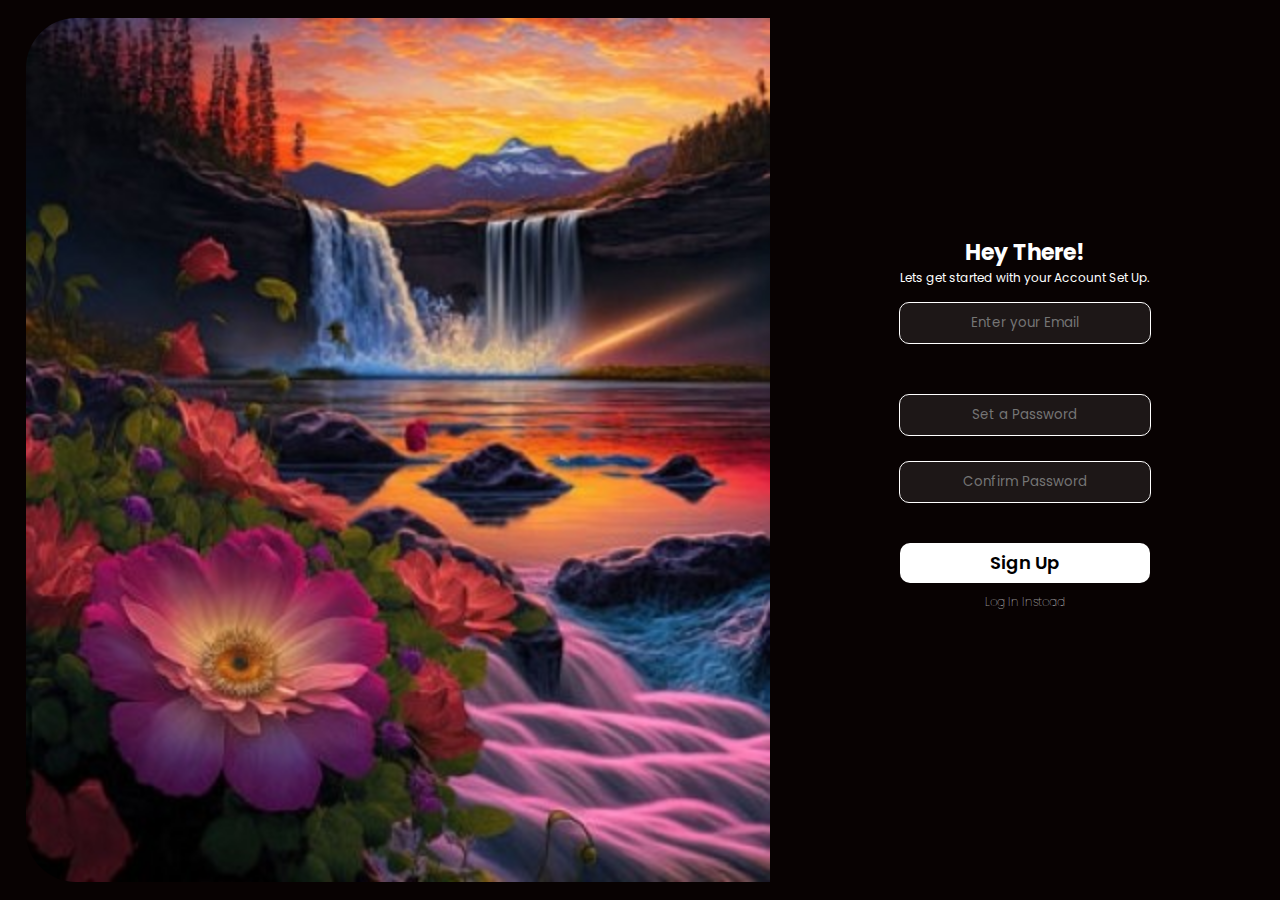
<file: index.html>
<!DOCTYPE html>
<html lang="en">
<head>
    <meta charset="UTF-8">
    <meta http-equiv="X-UA-Compatible" content="IE=edge">
    <meta name="viewport" content="width=device-width, initial-scale=1.0">
    <title>Form Validations in Javascript</title>
    <link rel="stylesheet" href="style.css">
    <link rel="preconnect" href="https://fonts.googleapis.com">
<link rel="preconnect" href="https://fonts.gstatic.com" crossorigin>
<link href="https://fonts.googleapis.com/css2?family=Poppins:wght@300&display=swap" rel="stylesheet">

</head>
<body>
    <div class="container">
        <div class="container1">
           <img src="images/Form img.jpg" class="image">
           <form onsubmit=" return buttonclick ()" action="home.html" class="form">
            <h1>Hey There!</h1>
            <p>Lets get started with your Account Set Up. </p>
            <Input id="email" type="email"  placeholder="Enter your Email"></Input> <br>
            <h6 id="emailerror"></h6><br>
            <Input id="pass" type="password"  placeholder="Set a Password"></Input> <br>
            <Input id="pas" type="password"  placeholder="Confirm Password"></Input> <br>
            <button type="submit">Sign Up</button>
            <a href="signup.html"><p>Log In Instead</p></a> 
           </form>
        </div>
    </div>

    <script defer src="script.js"></script>
</body>


</html>
</file>
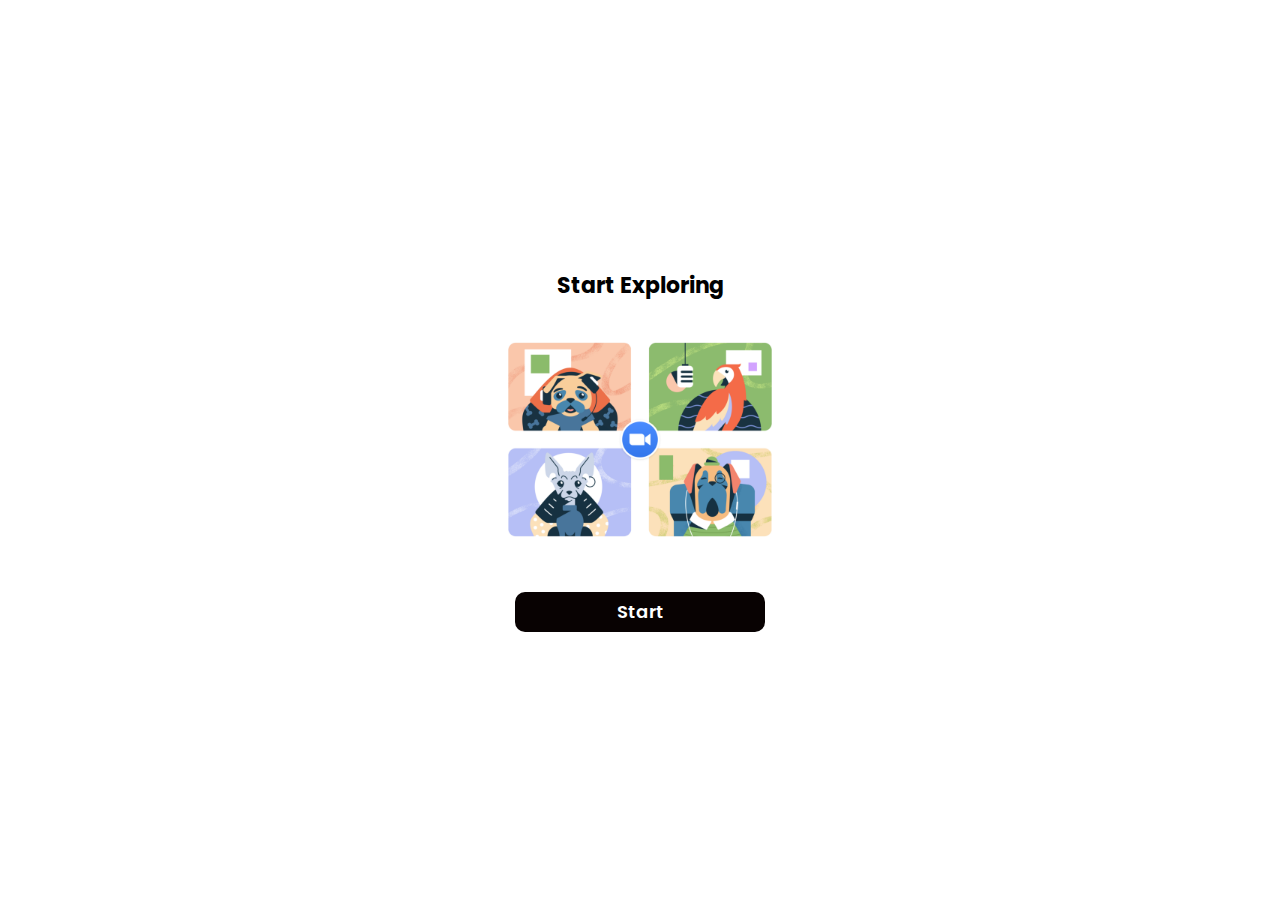
<file: home.html>
<!DOCTYPE html>
<html lang="en">
<head>
    <meta charset="UTF-8">
    <meta name="viewport" content="width=device-width, initial-scale=1.0">
    <title>Welcome</title>
    <link rel="stylesheet" href="style.css">
    <link rel="preconnect" href="https://fonts.googleapis.com">
<link rel="preconnect" href="https://fonts.gstatic.com" crossorigin>
<link href="https://fonts.googleapis.com/css2?family=Poppins:wght@300&display=swap" rel="stylesheet">
</head>
<body class="area">
    <H1 class="head">Start Exploring</H1> <br>
    <img src="images/unnamed (10).png" class="hero"><br>
    <button class="btn">Start</button>
</body>
</html>
</file>
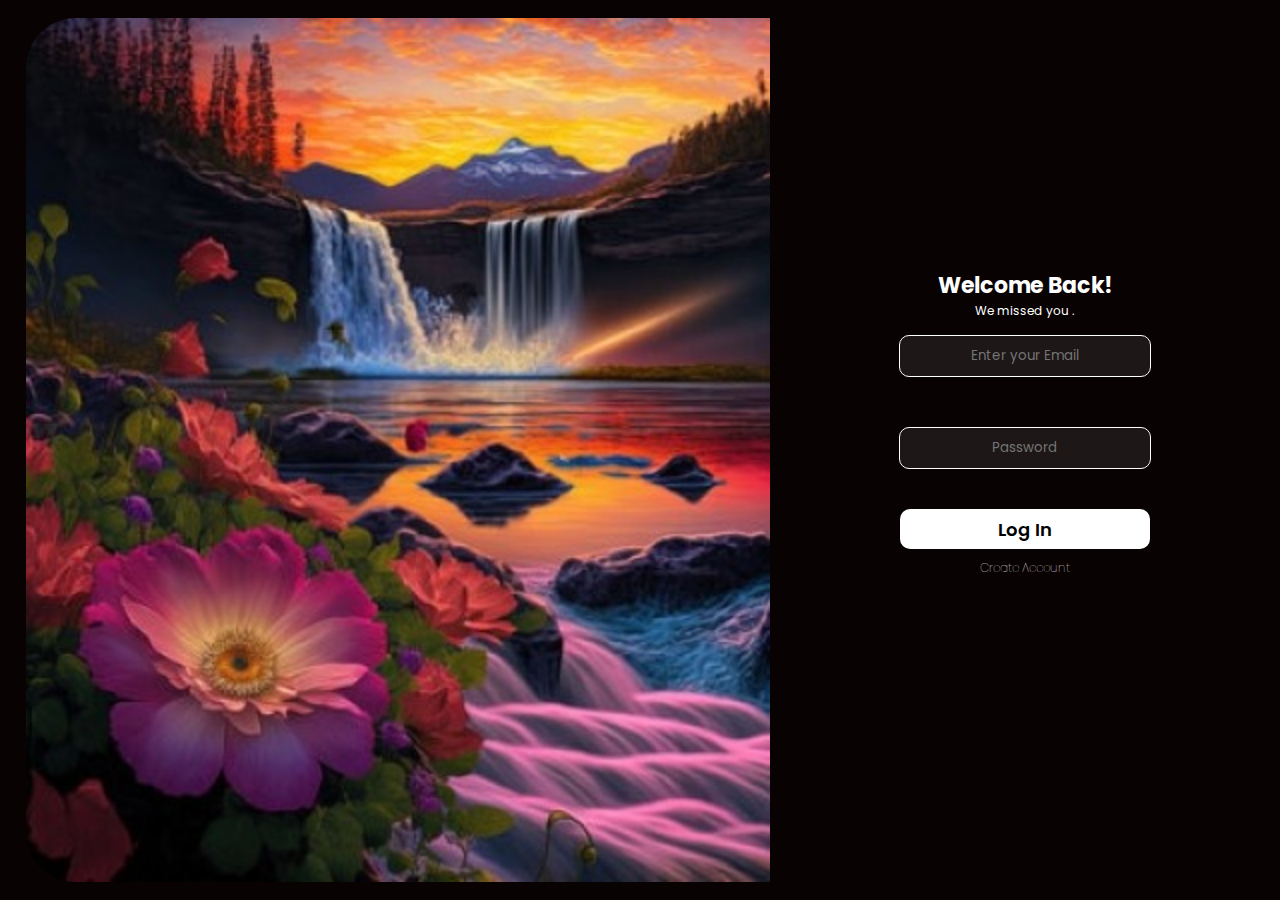
<file: signup.html>
<!DOCTYPE html>
<html lang="en">
<head>
    <meta charset="UTF-8">
    <meta http-equiv="X-UA-Compatible" content="IE=edge">
    <meta name="viewport" content="width=device-width, initial-scale=1.0">
    <title>Form Validations in Javascript</title>
    <link rel="stylesheet" href="style.css">
    <link rel="preconnect" href="https://fonts.googleapis.com">
<link rel="preconnect" href="https://fonts.gstatic.com" crossorigin>
<link href="https://fonts.googleapis.com/css2?family=Poppins:wght@300&display=swap" rel="stylesheet">
</head>
<body>
    <div class="container">
        <div class="container1">
           <img src="images/Form img.jpg" class="image">
           <form onsubmit=" return buttonclick ()" action="home.html" class="form">
            <h1>Welcome Back!</h1>
            <p>We missed you .  </p>
            <Input id="email" type="email"  placeholder="Enter your Email"></Input> <br>
            <h6 id="emailerror"></h6><br>
            <Input id="pass" type="password"  placeholder="Password"></Input> <br>
            <button type="submit">Log In</button>
           <a href="index.html"><p>Create Account</p></a> 
           </form>
        </div>
    </div>

    <script defer src="script.js"></script>
</body>


</html>
</file>
<file: style.css>
*{
    padding: 0;
    margin: 0;
    font-family: 'Poppins', sans-serif;
    color: #fff;
}

.container{
    height: 100vh;
    width: 100%;
    background-color: #080202;
}

.container1{
    width: 98%;
    height: 90vh;
    padding-top: 2vh;
    padding-bottom: 2vh;
    padding-left: 2%;
    
    display: flex;

}

.image{
    height: 96vh;
    width: auto;
    border-top-left-radius: 50px;
    border-bottom-left-radius:  50px;
}

.form{
    height: 90vh;
    width: 50%;
    display: flex;
    justify-content: center;
    align-items: center;
    flex-direction: column;
    
}

h1{
    justify-self: flex-start;
    font-size: 22px;
    margin-left: 0;
}

p{
    justify-self: flex-start;
    font-size: 12px;
}

#email{
    width: 250px;
    height: 40px;
    border-radius: 10px;
    background-color: rgba(217, 217, 217, 0.1);
    border: 1px solid white;
    margin-top: 15px;
    text-align: center;
}

#pass{
    width: 250px;
    height: 40px;
    border-radius: 10px;
    background-color: rgba(217, 217, 217, 0.1);
    border: 1px solid white;
    text-align: center;
}

#pas{
    width: 250px;
    height: 40px;
    border-radius: 10px;
    background-color: rgba(217, 217, 217, 0.1);
    border: 1px solid white;
    text-align: center;
}


button{
    width: 250px;
    height: 40px;
    border-radius: 10px;
    background-color: #fff;
    color: #000;
    font-size: 18px;
    margin-top: 15px;
    text-align: center;
    border-style: none;
    font-weight: 600;
    cursor: pointer;
}

.btn{
    width: 250px;
    height: 40px;
    border-radius: 10px;
    background-color: #080202;
    color: white;
    font-size: 18px;
    margin-top: 15px;
    text-align: center;
    border-style: none;
    font-weight: 600;
    cursor: pointer;
}

a{
    text-decoration: none;
    color: azure;
    margin-top: 10px;
    font-weight: lighter;
}

a:hover{
    text-decoration: underline;
}

h6{
    font-size: 14px;
    font-weight: 100;
    color: #FFA41B;
}

.head{
    text-align: center;
    color: #000;
}

.hero{
    width: 300px;
    height: auto;
    text-align: center;
    
}

.area{
    min-height: 100vh;
    display: flex;
    justify-content: center;
    align-items: center;
    flex-direction: column;

}




@media (max-width: 1000px){
    .image{
        display: none;
    }

    .form{
        height: auto;
        width: 100%;
        display: flex;
        justify-content: center;
        align-items: center;
        flex-direction: column;
        
    }
}


@media (max-width: 300px){
    #email{
        width: 200px;
        
    }
    
    #pass{
        width: 200px;
        
    }
    
    button{
        width: 200px;
       
    }
}
</file>
